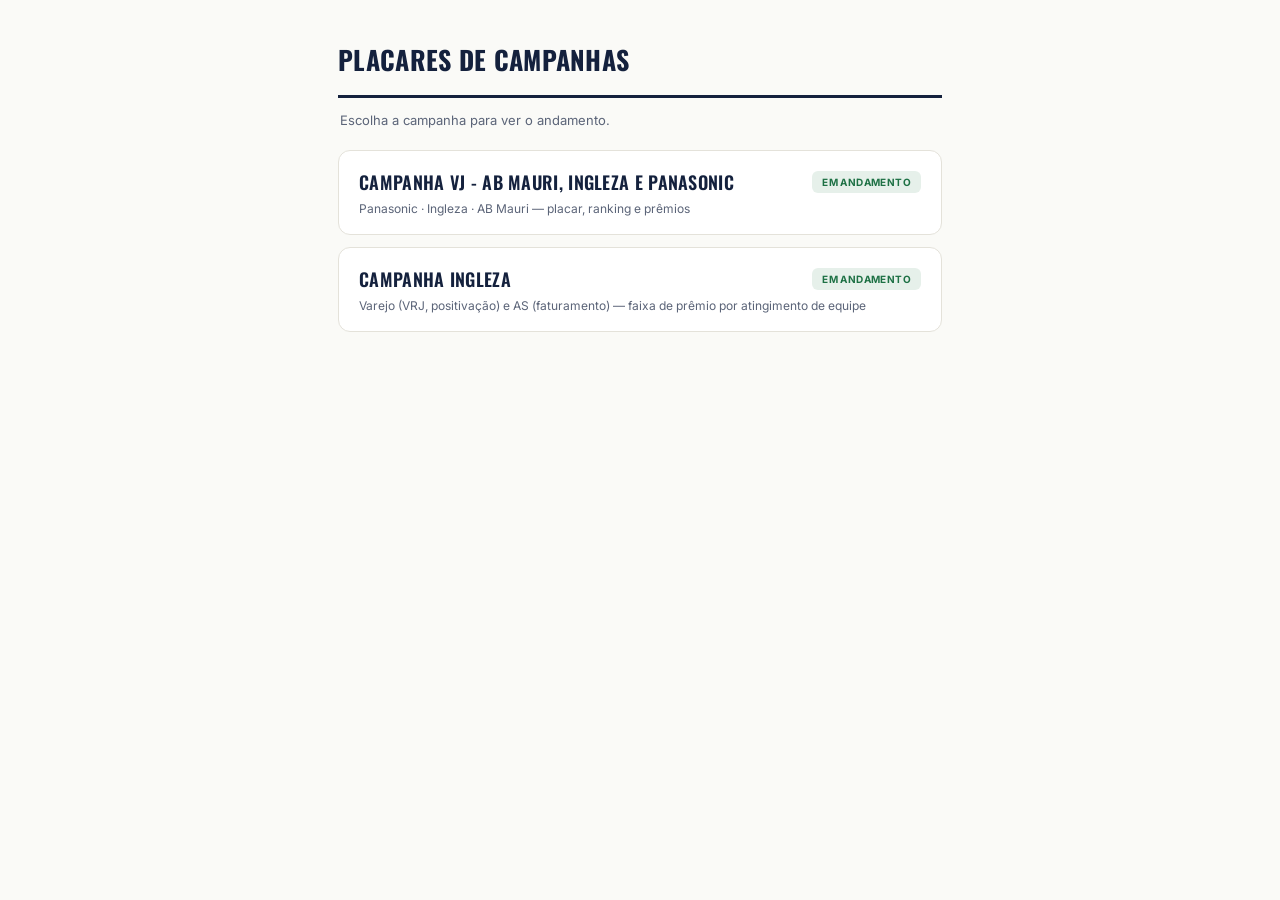
<file: index.html>
<!DOCTYPE html>
<html lang="pt-BR">
<head>
<meta charset="UTF-8">
<meta name="viewport" content="width=device-width, initial-scale=1.0">
<title>Placares de Campanhas</title>
<link rel="preconnect" href="https://fonts.googleapis.com">
<link href="https://fonts.googleapis.com/css2?family=Oswald:wght@500;600;700&family=Inter:wght@400;500;600;700;800&display=swap" rel="stylesheet">
<style>
  :root {
    --bg: #FAFAF7; --panel: #FFFFFF; --line: #E4E2DA; --ink: #14213D; --ink-soft: #5B6478;
  }
  * { box-sizing: border-box; }
  body {
    margin: 0; font-family: 'Inter', Arial, sans-serif; background: var(--bg); color: var(--ink);
    -webkit-font-smoothing: antialiased;
  }
  .wrap { max-width: 640px; margin: 0 auto; padding: 40px 18px 60px; }
  h1 {
    font-family: 'Oswald', sans-serif; font-weight: 700; font-size: 26px; margin: 0 0 6px;
    text-transform: uppercase; letter-spacing: .3px; border-bottom: 3px solid var(--ink); padding-bottom: 16px;
  }
  .sub { font-size: 13px; color: var(--ink-soft); margin: 14px 2px 22px; }
  .campanha {
    display: block; background: var(--panel); border: 1.5px solid var(--line); border-radius: 12px;
    padding: 18px 20px; margin-bottom: 12px; text-decoration: none; color: inherit;
  }
  .campanha-head { display: flex; align-items: center; gap: 10px; }
  .campanha.ativa { cursor: pointer; }
  .campanha.ativa:hover { border-color: var(--ink); }
  .campanha.em-breve { opacity: .55; cursor: default; }
  .nome { flex: 1; min-width: 0; font-family: 'Oswald', sans-serif; font-weight: 600; font-size: 18px; text-transform: uppercase; letter-spacing: .3px; }
  .desc { font-size: 12px; color: var(--ink-soft); margin-top: 6px; }
  .tag {
    flex-shrink: 0; font-size: 10px; font-weight: 700; text-transform: uppercase; letter-spacing: .4px;
    padding: 5px 10px; border-radius: 6px; white-space: nowrap;
  }
  .tag.ativa { background: #E6F0EA; color: #1E7145; }
  .tag.em-breve { background: #EEEDE7; color: var(--ink-soft); }
  .icon { font-size: 20px; color: var(--ink-soft); }
</style>
</head>
<body>
<div class="wrap">
  <h1>Placares de Campanhas</h1>
  <div class="sub">Escolha a campanha para ver o andamento.</div>

  <a class="campanha ativa" href="campanha-varejo/">
    <div class="campanha-head">
      <div class="nome">Campanha VJ - AB Mauri, Ingleza e Panasonic</div>
      <span class="tag ativa">Em andamento</span>
    </div>
    <div class="desc">Panasonic · Ingleza · AB Mauri — placar, ranking e prêmios</div>
  </a>

  <a class="campanha ativa" href="campanha-ingleza/">
    <div class="campanha-head">
      <div class="nome">Campanha Ingleza</div>
      <span class="tag ativa">Em andamento</span>
    </div>
    <div class="desc">Varejo (VRJ, positivação) e AS (faturamento) — faixa de prêmio por atingimento de equipe</div>
  </a>
</div>
</body>
</html>
</file>
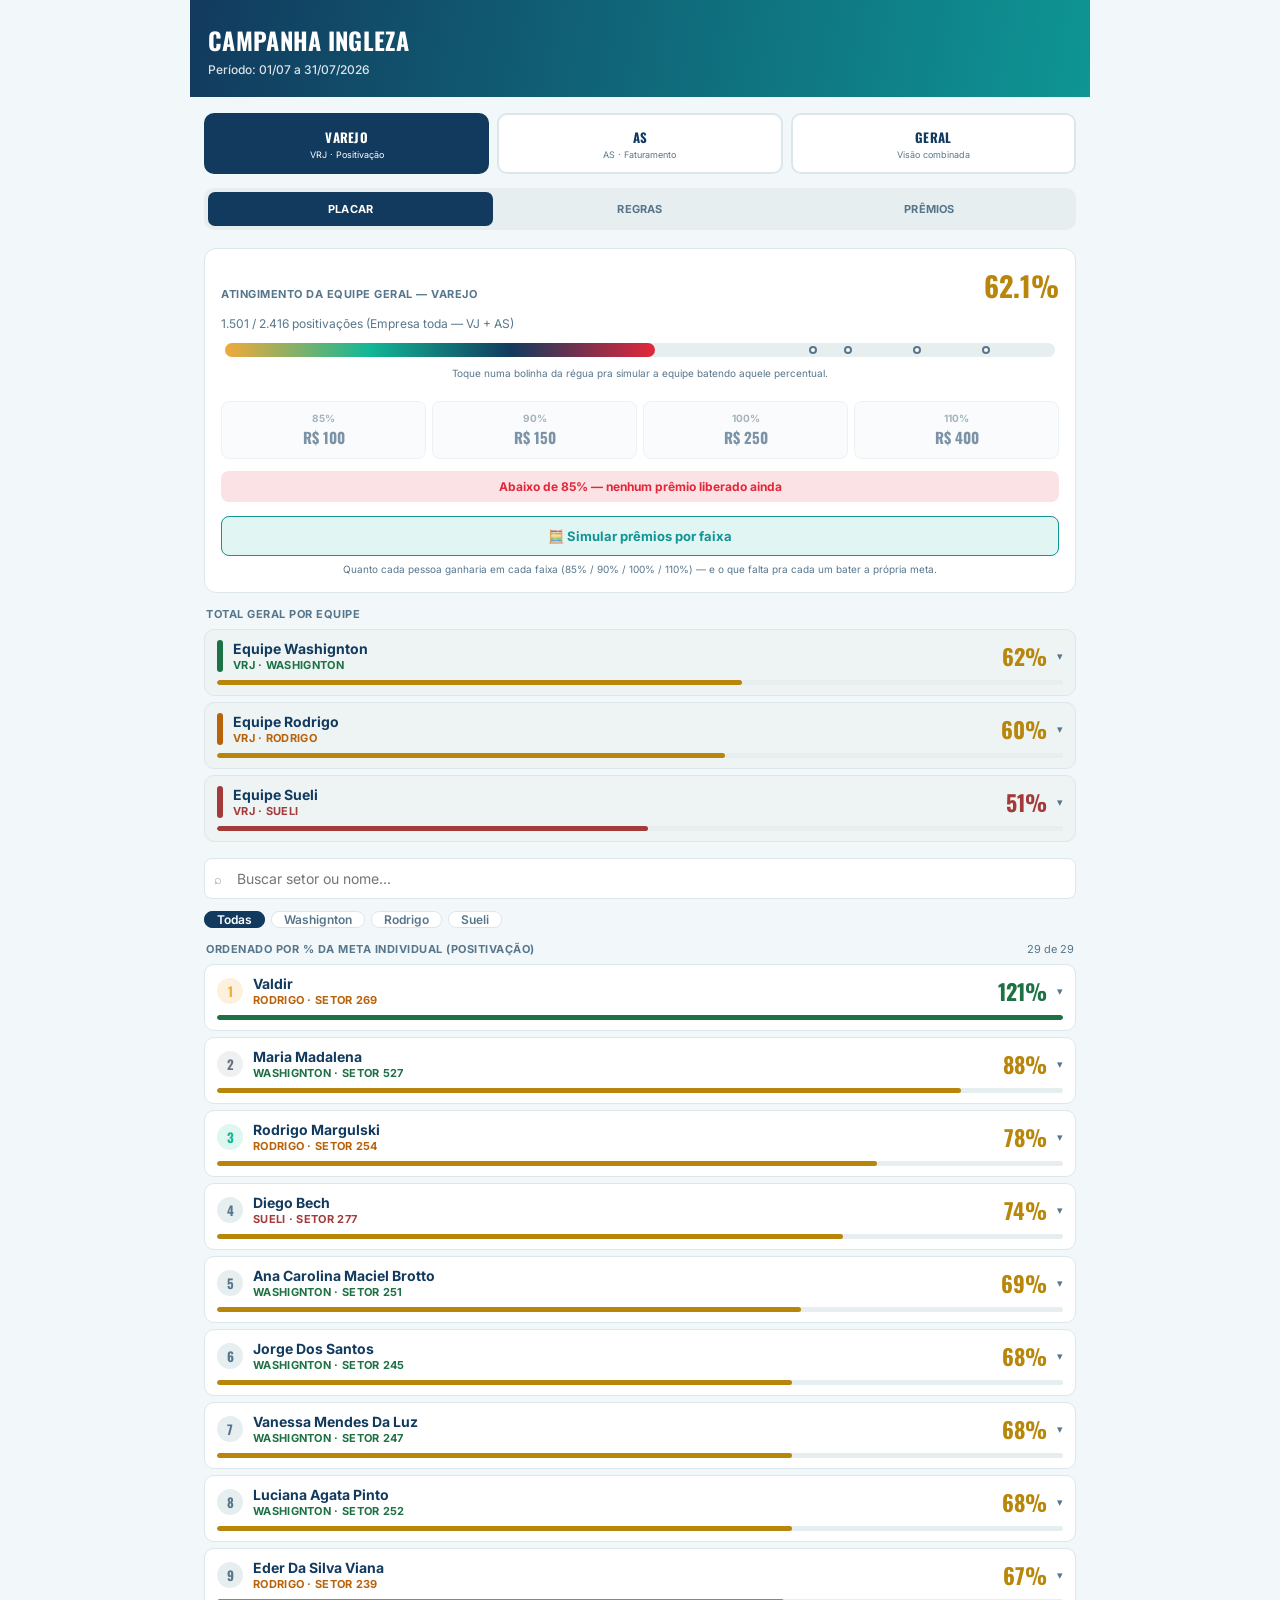
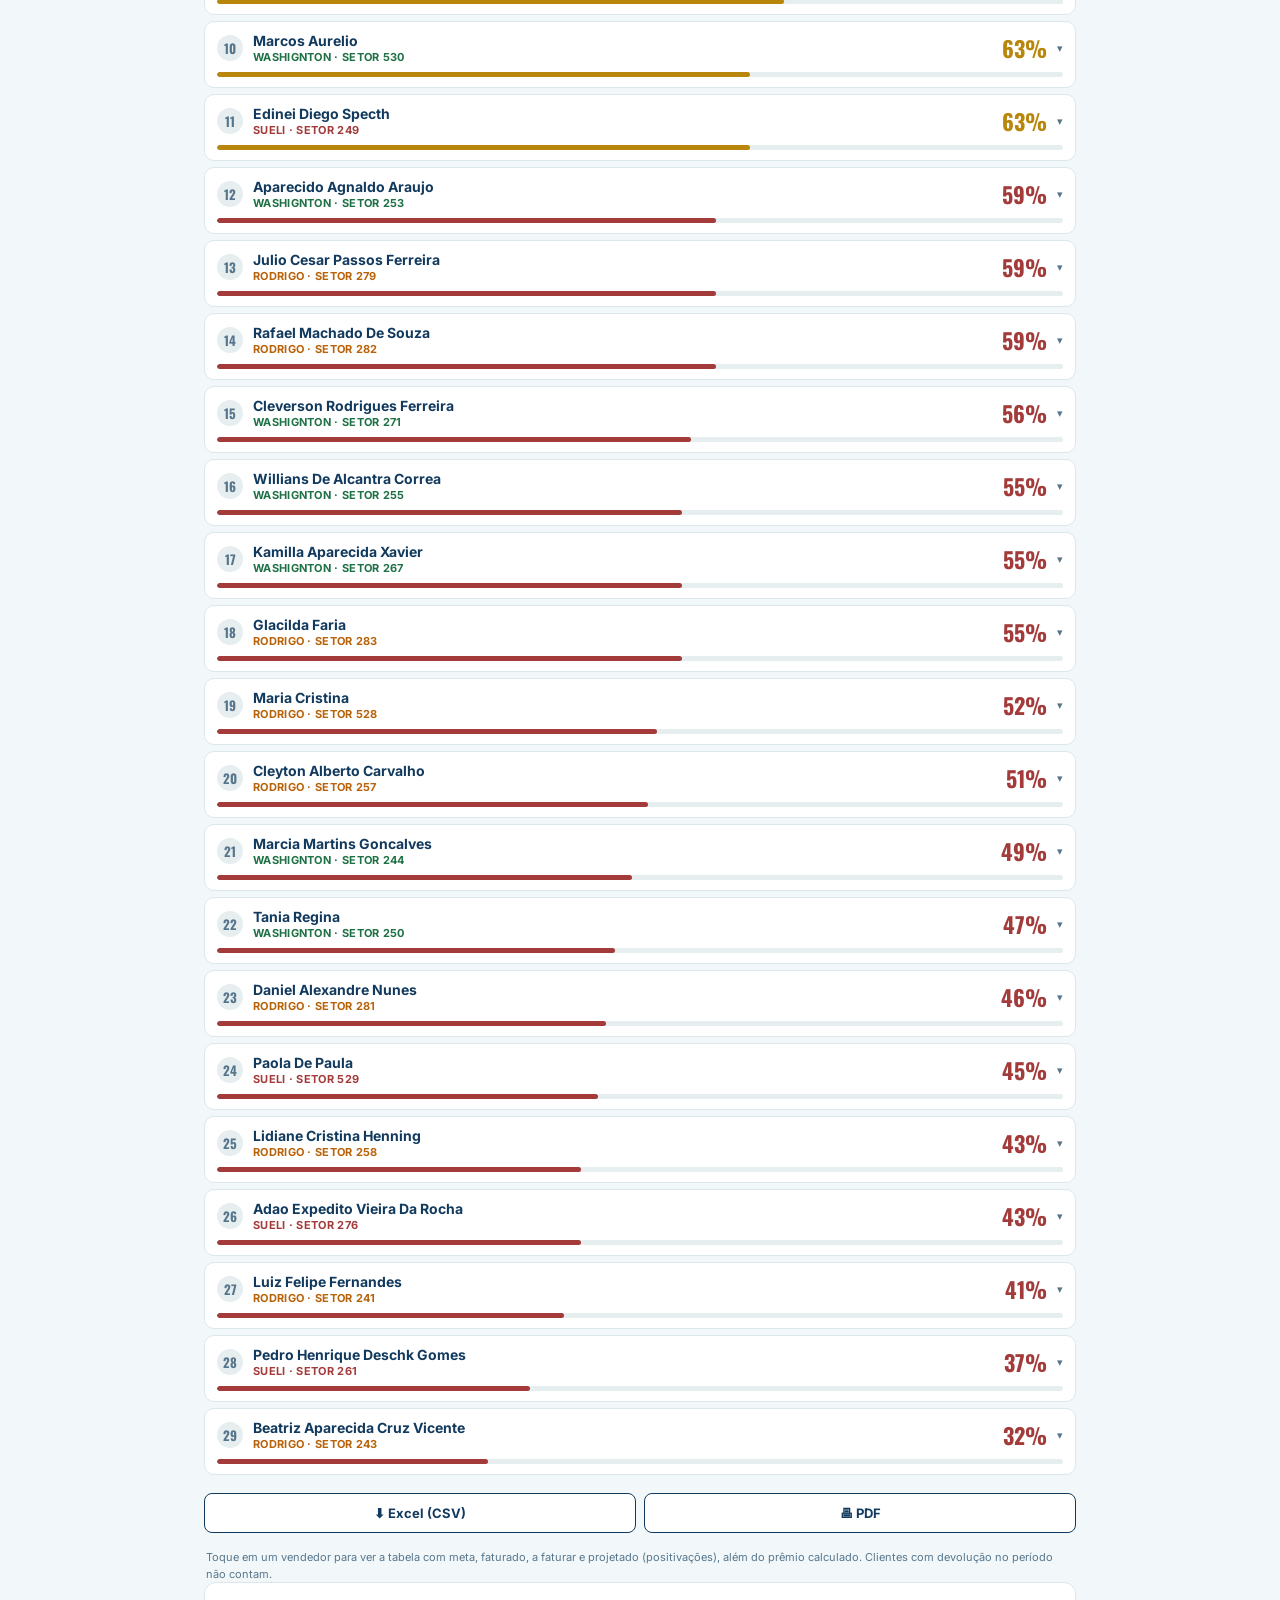
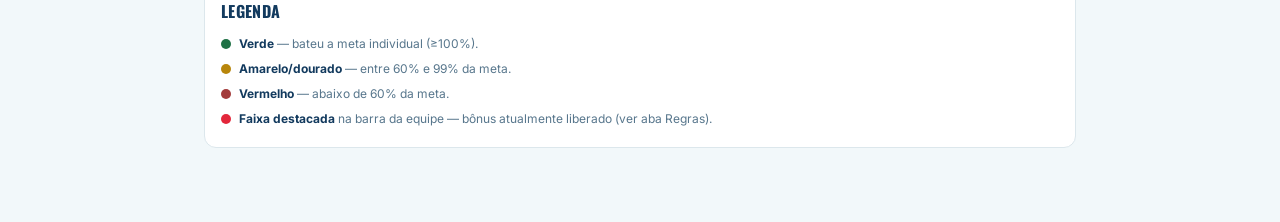
<file: campanha-ingleza/index.html>
<!DOCTYPE html>
<html lang="pt-BR">
<head>
<meta charset="UTF-8">
<meta name="viewport" content="width=device-width, initial-scale=1.0">
<title>Campanha Ingleza</title>
<link rel="preconnect" href="https://fonts.googleapis.com">
<link href="https://fonts.googleapis.com/css2?family=Oswald:wght@500;600;700&family=Inter:wght@400;500;600;700;800&display=swap" rel="stylesheet">
<link rel="stylesheet" href="style.css">
</head>
<body>
<div class="wrap">

  <div class="topbar">
    <h1>Campanha Ingleza</h1>
    <div class="periodo" id="periodoLabel"></div>
  </div>

  <div class="modo-switch no-print" id="modoSwitch"></div>

  <div class="secnav no-print" id="secNav"></div>

  <!-- ============ SECAO: PLACAR ============ -->
  <div class="section active" id="sec-placar">
    <div class="card gate-card" id="gateCard"></div>

    <div id="filialSection"></div>

    <div class="sort-row">
      <span class="sort-label">Total geral por equipe</span>
    </div>
    <div class="board" id="equipeBoard" style="margin-bottom:16px;"></div>

    <div class="filters no-print">
      <div class="search-box">
        <span class="search-icon">⌕</span>
        <input id="buscaInput" type="text" placeholder="Buscar setor ou nome...">
      </div>
    </div>
    <div class="filters no-print" style="margin-bottom:14px;">
      <div class="team-chips" id="teamChips" style="flex:1"></div>
    </div>

    <div class="sort-row">
      <span class="sort-label" id="sortLabel">Ordenado por % da meta individual</span>
      <span class="count-label" id="countLabel"></span>
    </div>

    <div class="board" id="board"></div>

    <div class="actions no-print">
      <button class="btn" onclick="exportCSV()">⬇ Excel (CSV)</button>
      <button class="btn" onclick="window.print()">🖶 PDF</button>
    </div>

    <div class="legend" id="legendText"></div>
    <div class="card legenda-card no-print" id="legendaCard"></div>
  </div>

  <!-- ============ SECAO: REGRAS ============ -->
  <div class="section" id="sec-regras">
    <div id="regrasContainer"></div>
  </div>

  <!-- ============ SECAO: PREMIOS ============ -->
  <div class="section" id="sec-premios">
    <div class="legend" id="premiosLegenda" style="margin:0 0 10px;"></div>
    <div class="geral-strip" id="premiosTotal"></div>
    <div class="sort-row" style="margin-top:14px;">
      <span class="sort-label">Ordenado por prêmio</span>
      <span class="count-label" id="premiosCount"></span>
    </div>
    <div class="board" id="premiosBoard"></div>
    <div class="actions no-print">
      <button class="btn" onclick="exportPremiosCSV()">⬇ Excel (CSV)</button>
      <button class="btn" onclick="window.print()">🖶 PDF</button>
    </div>
  </div>

</div>

<script src="script.js"></script>
</body>
</html>
</file>
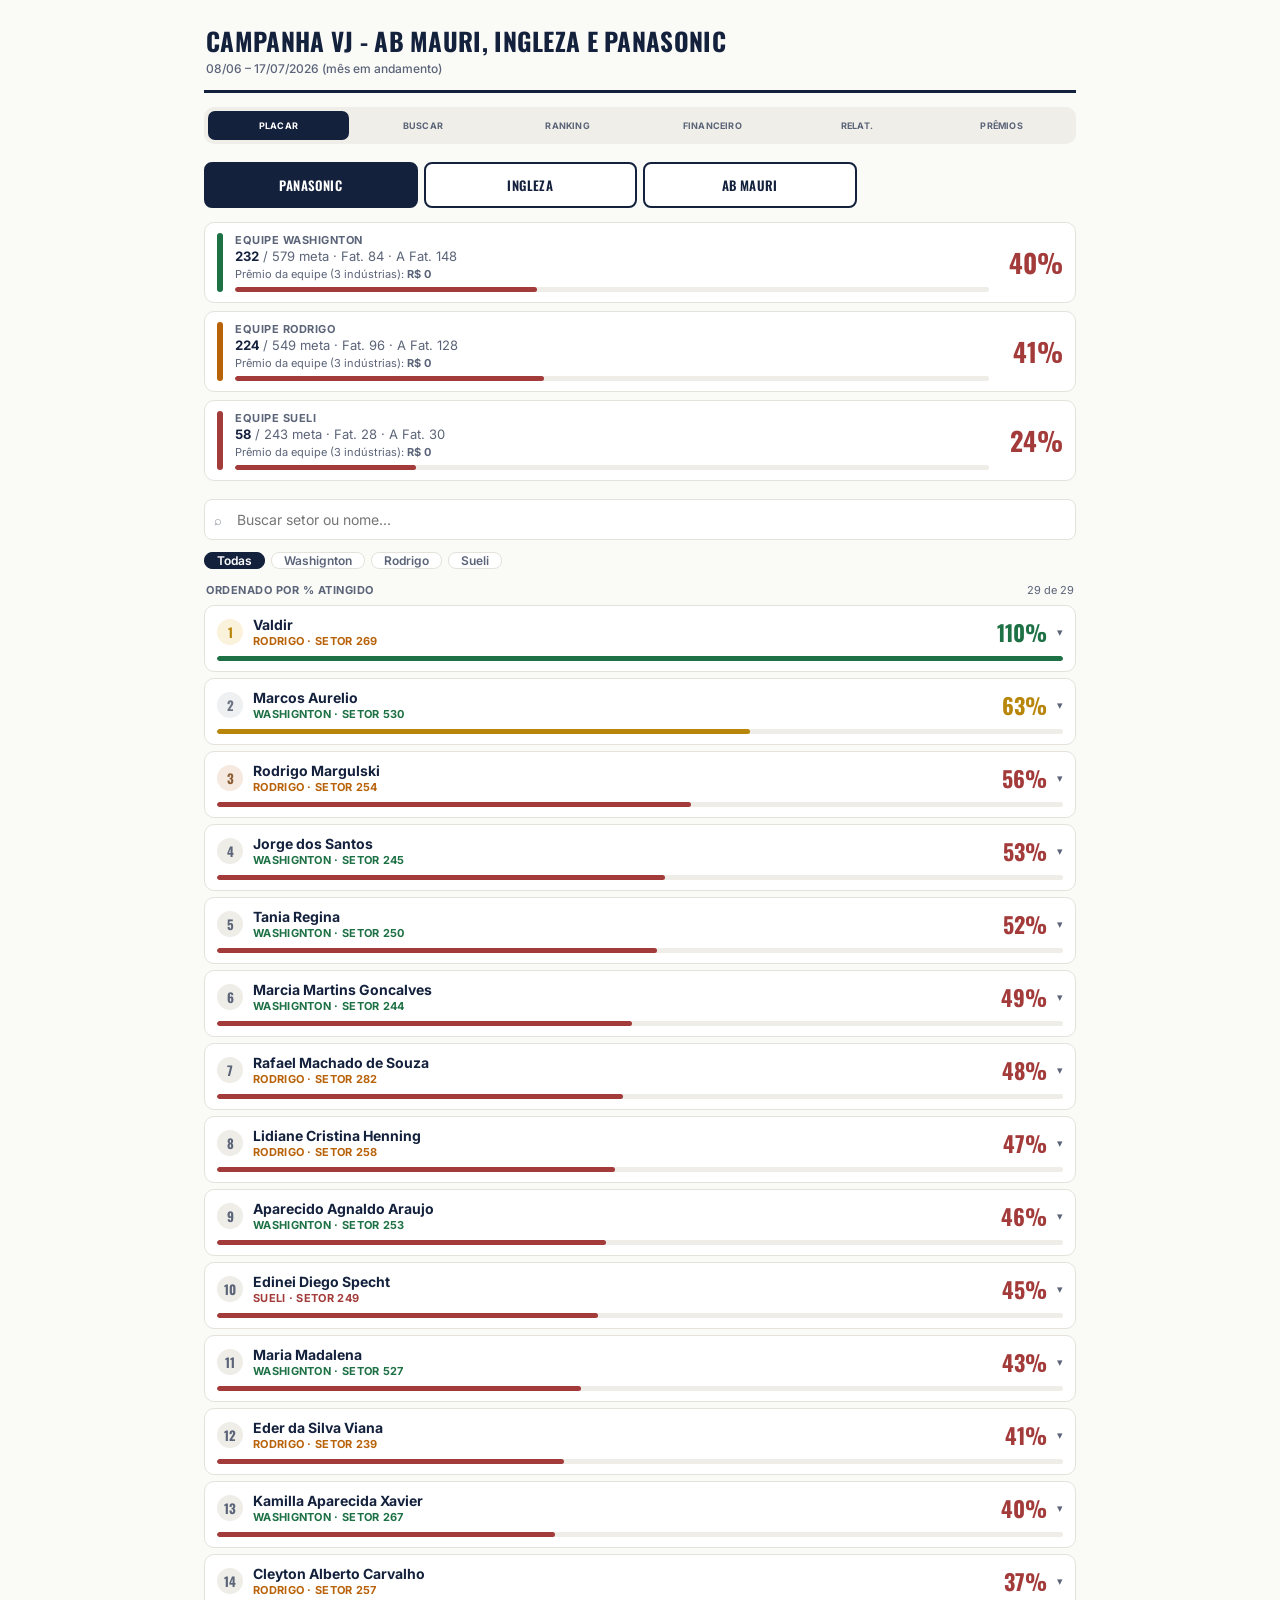
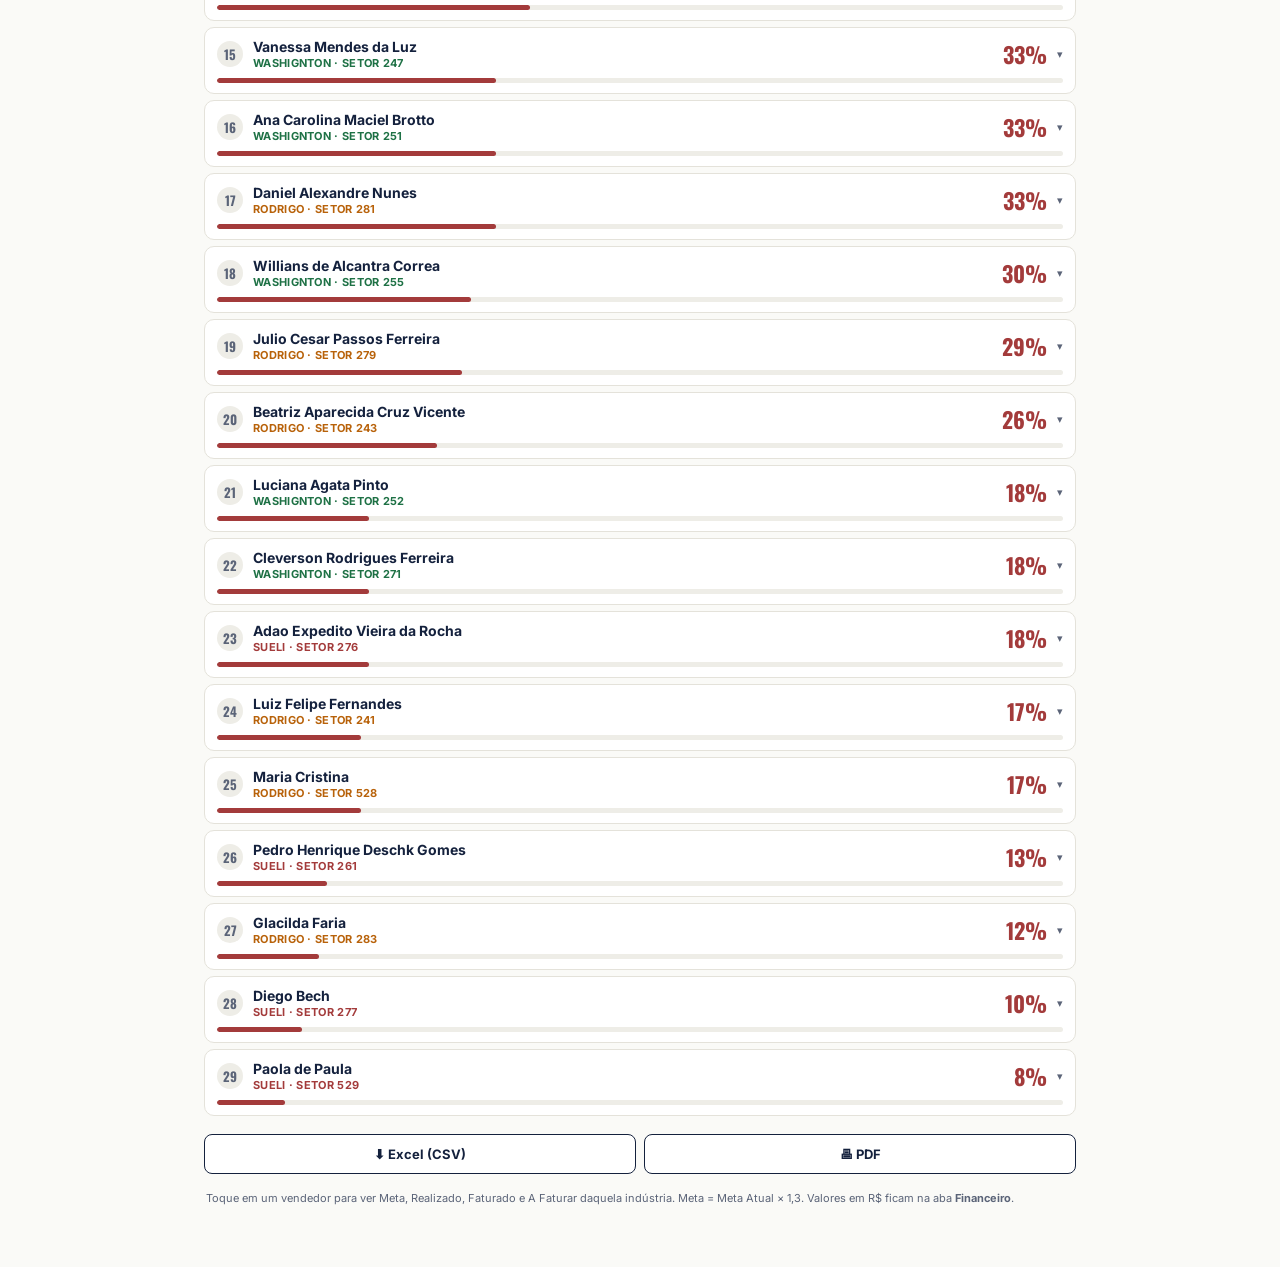
<file: campanha-varejo/index.html>
<!DOCTYPE html>
<html lang="pt-BR">
<head>
<meta charset="UTF-8">
<meta name="viewport" content="width=device-width, initial-scale=1.0">
<title>Placar Campanha VJ - AB Mauri, Ingleza e Panasonic</title>
<link rel="preconnect" href="https://fonts.googleapis.com">
<link href="https://fonts.googleapis.com/css2?family=Oswald:wght@500;600;700&family=Inter:wght@400;500;600;700;800&display=swap" rel="stylesheet">
<link rel="stylesheet" href="style.css">
</head>
<body>
<div class="wrap">

  <div class="topbar">
    <h1>Campanha VJ - AB Mauri, Ingleza e Panasonic</h1>
    <div class="periodo" id="periodoLabel"></div>
  </div>

  <div class="secnav no-print" id="secNav"></div>

  <!-- ============ SECAO: PLACAR ============ -->
  <div class="section active" id="sec-placar">
    <div class="tabs no-print" id="tabsContainer"></div>
    <div class="scoreboard" id="scoreboard"></div>

    <div class="filters no-print">
      <div class="search-box">
        <span class="search-icon">⌕</span>
        <input id="buscaInput" type="text" placeholder="Buscar setor ou nome...">
      </div>
    </div>
    <div class="filters no-print" style="margin-bottom:14px;">
      <div class="team-chips" id="teamChips" style="flex:1"></div>
    </div>

    <div class="sort-row">
      <span class="sort-label" id="sortLabel">Ordenado por % atingido</span>
      <span class="count-label" id="countLabel"></span>
    </div>

    <div class="board" id="board"></div>

    <div class="actions no-print">
      <button class="btn" onclick="exportCSV()">⬇ Excel (CSV)</button>
      <button class="btn" onclick="window.print()">🖶 PDF</button>
    </div>

    <div class="legend" id="legendText"></div>
  </div>

  <!-- ============ SECAO: BUSCAR ============ -->
  <div class="section" id="sec-buscar">
    <div class="card">
      <h2>Buscar vendedor</h2>
      <div class="field">
        <label>Setor</label>
        <select id="buscarSetor"></select>
      </div>
    </div>
    <div id="resultCard"></div>
  </div>

  <!-- ============ SECAO: RANKING ============ -->
  <div class="section" id="sec-ranking">
    <div class="tabs no-print" id="rankTabs"></div>
    <div class="sort-row">
      <span class="sort-label" id="rankLabel">Ranking — melhores posições</span>
      <span class="count-label" id="rankCount"></span>
    </div>
    <div class="board" id="rankBoard"></div>
    <div class="actions no-print">
      <button class="btn" onclick="exportRankingCSV()">⬇ Excel (CSV)</button>
      <button class="btn" onclick="window.print()">🖶 PDF do dia</button>
    </div>
    <div class="legend">Relatório para tirar no final do dia: mostra quem atingiu a maior posição dentro da meta, do 1º ao último, na indústria selecionada acima.</div>
  </div>

  <!-- ============ SECAO: FINANCEIRO ============ -->
  <div class="section" id="sec-financeiro">
    <div class="tabs no-print" id="finTabs"></div>
    <div class="legend" style="margin:0 0 10px;">Valores separados por indústria — não somados entre si.</div>
    <table class="report" id="finTable"></table>
    <div class="actions no-print">
      <button class="btn" onclick="exportFinanceiroCSV()">⬇ Excel (CSV)</button>
      <button class="btn" onclick="window.print()">🖶 PDF</button>
    </div>
  </div>

  <!-- ============ SECAO: RELATORIOS ============ -->
  <div class="section" id="sec-relatorios">
    <div class="legend" style="margin-top:0 0 10px;">Relatório individual de cada fornecedor — pronto para enviar a eles.</div>
    <div id="supplierButtons"></div>
    <div id="supplierReport"></div>
  </div>

  <!-- ============ SECAO: PREMIOS ============ -->
  <div class="section" id="sec-premios">
    <div class="legend" style="margin:0 0 10px;">
      Vendedor: R$ 100 por indústria batida (meta ≥ 100%) — batendo as 3, o prêmio sobe para R$ 500.<br>
      Supervisor: R$ 300 se a equipe bater as 3 indústrias.
    </div>
    <div class="geral-strip" id="premiosTotal"></div>
    <div class="sort-row" style="margin-top:14px;">
      <span class="sort-label">Ordenado por prêmio</span>
      <span class="count-label" id="premiosCount"></span>
    </div>
    <div class="board" id="premiosBoard"></div>
    <div class="actions no-print">
      <button class="btn" onclick="exportPremiosCSV()">⬇ Excel (CSV)</button>
      <button class="btn" onclick="window.print()">🖶 PDF</button>
    </div>
  </div>

</div>

<script src="script.js"></script>
</body>
</html>
</file>
<file: campanha-ingleza/style.css>
:root {
    --bg: #F2F8FA;
    --panel: #FFFFFF;
    --line: #DCE7EC;
    --ink: #123A5E;
    --ink-soft: #57768C;
    --teal: #0E9594;
    --teal-soft: #E1F5F3;
    --faixa85: #F2A93B;
    --faixa85-bg: #FDF1DD;
    --faixa90: #12B896;
    --faixa90-bg: #DEF7F0;
    --faixa100: #123A5E;
    --faixa100-bg: #E4EBF1;
    --faixa110: #E3273B;
    --faixa110-bg: #FBE2E4;
    --faixa95: #3B5BA5;
    --faixa95-bg: #E6EBF6;
    --wash: #1E7145;
    --rodrigo: #B8620A;
    --sueli: #A33B3B;
  }
  * { box-sizing: border-box; -webkit-tap-highlight-color: transparent; }
  html { -webkit-text-size-adjust: 100%; }
  body {
    margin: 0; font-family: 'Inter', Arial, sans-serif; background: var(--bg);
    color: var(--ink); -webkit-font-smoothing: antialiased;
  }
  .display { font-family: 'Oswald', 'Inter', sans-serif; }
  .num { font-variant-numeric: tabular-nums; }
  .wrap { max-width: 900px; margin: 0 auto; padding: 0 14px 60px; }

  /* ---- Header: faixa em gradiente, igual ao material da mecanica ---- */
  .topbar {
    margin: 0 -14px 16px; padding: 22px 18px 20px;
    background: linear-gradient(100deg, #123A5E 0%, #0E9594 100%);
    color: #fff;
  }
  .topbar h1 {
    font-family: 'Oswald', sans-serif; font-weight: 700; font-size: 24px; margin: 0;
    letter-spacing: 0.3px; text-transform: uppercase; color: #fff;
  }
  .topbar .periodo { font-size: 12px; color: rgba(255,255,255,.85); font-weight: 500; margin-top: 4px; }

  /* ---- Alternador Varejo / AS / Geral ---- */
  .modo-switch { display: grid; grid-template-columns: repeat(3, 1fr); gap: 8px; margin-bottom: 14px; }
  .modo-btn {
    padding: 12px 6px; border-radius: 10px; border: 2px solid var(--line); background: var(--panel);
    text-align: center; cursor: pointer;
  }
  .modo-btn .mn { font-family: 'Oswald', sans-serif; font-weight: 700; font-size: 13px; text-transform: uppercase; letter-spacing: .3px; color: var(--ink); }
  .modo-btn .md { font-size: 9px; color: var(--ink-soft); margin-top: 2px; }
  .modo-btn.active { border-color: var(--ink); background: var(--ink); }
  .modo-btn.active .mn, .modo-btn.active .md { color: #fff; }

  /* ---- Badge de campanha (usado no modo Geral pra distinguir VRJ/AS) ---- */
  .campanha-badge {
    display: inline-block; font-size: 9px; font-weight: 700; letter-spacing: .3px; padding: 2px 7px;
    border-radius: 5px; margin-right: 6px; vertical-align: middle;
  }
  .campanha-badge.varejo { background: var(--teal-soft); color: var(--teal); }
  .campanha-badge.as { background: var(--faixa95-bg); color: var(--faixa95); }

  /* ---- Section nav ---- */
  .secnav {
    display: grid; grid-template-columns: repeat(3, 1fr); gap: 4px; margin-bottom: 18px;
    background: #E7EEF0; padding: 4px; border-radius: 10px;
  }
  .secnav .item {
    font-size: 11px; font-weight: 700; text-align: center; padding: 10px 1px; border-radius: 7px;
    cursor: pointer; color: var(--ink-soft); text-transform: uppercase; letter-spacing: .2px;
  }
  .secnav .item.active { background: var(--ink); color: #fff; }
  .section { display: none; }
  .section.active { display: block; }

  /* ---- Gate / faixa da equipe ---- */
  .gate-card { padding: 18px 18px 14px; }
  .gate-head { display: flex; justify-content: space-between; align-items: baseline; margin-bottom: 10px; }
  .gate-title { font-size: 11px; text-transform: uppercase; letter-spacing: .5px; font-weight: 700; color: var(--ink-soft); }
  .gate-pct { font-family: 'Oswald', sans-serif; font-size: 28px; font-weight: 700; }
  .gate-nums { font-size: 12px; color: var(--ink-soft); margin-bottom: 12px; }
  .gate-track { position: relative; height: 14px; background: #E7EEF0; border-radius: 7px; overflow: visible; margin: 12px 4px 10px; }
  .gate-fill { position: absolute; left:0; top:0; height: 100%; border-radius: 7px; }
  .gate-marker {
    position: absolute; top: -8px; bottom: -8px; transform: translateX(-50%); text-align: center;
    cursor: pointer; padding: 8px 10px; display: flex; align-items: center;
  }
  .gate-marker .dot { width: 8px; height: 8px; border-radius: 50%; background: #fff; border: 2px solid var(--ink-soft); transition: all .12s ease; }
  .gate-marker.active .dot { border-color: var(--ink); background: var(--ink); width: 10px; height: 10px; }
  .gate-marker:hover .dot { border-color: var(--teal); transform: scale(1.25); }
  .gate-marker.selecionado .dot { border-color: var(--teal); background: var(--teal); width: 12px; height: 12px; box-shadow: 0 0 0 4px var(--teal-soft); }
  .gate-track-hint { font-size: 10px; color: var(--ink-soft); text-align: center; margin: 0 4px 14px; }

  /* ---- Popup da bolinha (simulacao de 1 patamar, separado por equipe) ---- */
  .marcador-pop {
    background: #F7F9FA; border: 1.5px solid var(--teal); border-radius: 12px; padding: 14px;
    margin: -6px 4px 14px;
  }
  .marcador-titulo { font-family: 'Oswald', sans-serif; font-size: 13px; font-weight: 700; text-transform: uppercase; letter-spacing: .3px; color: var(--ink); margin-bottom: 10px; }
  .marcador-status { font-size: 12px; line-height: 1.5; padding: 8px 10px; border-radius: 8px; background: var(--faixa110-bg); color: var(--faixa110); margin-bottom: 6px; }
  .marcador-status.ok { background: var(--teal-soft); color: var(--teal); }
  .marcador-status b { font-weight: 700; }
  .marcador-premio { font-size: 11px; line-height: 1.5; padding: 7px 10px; border-radius: 8px; background: #fff; border: 1px solid var(--line); color: var(--ink-soft); margin-bottom: 12px; }
  .marcador-premio b { color: var(--teal); font-weight: 700; }
  .marcador-premio.no b { color: var(--ink-soft); }

  .marcador-equipe { background: var(--panel); border: 1px solid var(--line); border-radius: 10px; padding: 10px; margin-bottom: 8px; }
  .marcador-equipe:last-child { margin-bottom: 0; }
  .marcador-equipe-head { display: flex; align-items: center; gap: 7px; font-size: 12px; font-weight: 700; color: var(--ink); margin-bottom: 6px; }
  .marcador-equipe-dot { width: 9px; height: 9px; border-radius: 50%; flex-shrink: 0; }
  .marcador-table-wrap { overflow-x: auto; -webkit-overflow-scrolling: touch; }
  table.marcador-table { width: 100%; border-collapse: collapse; }
  table.marcador-table th {
    font-size: 8px; text-transform: uppercase; letter-spacing: .2px; color: var(--ink-soft); font-weight: 700;
    padding: 4px 3px; text-align: center; border-bottom: 1.5px solid var(--line); white-space: nowrap;
  }
  table.marcador-table th.marcador-th-nome { text-align: left; }
  table.marcador-table td { padding: 7px 3px; text-align: center; border-bottom: 1px solid var(--line); }
  table.marcador-table tr:last-child td { border-bottom: none; }
  table.marcador-table td.marcador-nome { text-align: left; font-weight: 700; font-size: 12px; color: var(--ink); white-space: nowrap; }
  .marcador-nome-sub { display: block; font-weight: 500; font-size: 9px; color: var(--ink-soft); text-transform: uppercase; letter-spacing: .2px; margin-top: 1px; }
  td.marcador-meta { font-family: 'Oswald', sans-serif; font-weight: 700; font-size: 15px; color: var(--ink); }
  td.marcador-falta { font-family: 'Oswald', sans-serif; font-weight: 700; font-size: 13px; color: var(--faixa110); }
  td.marcador-falta.ok { color: var(--teal); font-size: 12px; text-transform: uppercase; letter-spacing: .2px; }
  td.marcador-premio-cel { font-size: 11px; font-weight: 600; color: var(--ink-soft); opacity: .7; }
  td.marcador-premio-cel.ok { color: var(--teal); opacity: 1; }
  tr.marcador-sup td.marcador-nome { color: var(--ink); }
  tr.marcador-sup { background: #F7F9FA; }

  /* ---- Simulador de faixas (botao "Simular premios por faixa") ---- */
  .gate-sim-toggle { margin-top: 14px; text-align: center; }
  .gate-sim-btn {
    width: 100%; padding: 11px; border-radius: 8px; border: 1.5px solid var(--teal); background: var(--teal-soft);
    color: var(--teal); font-size: 13px; font-weight: 700; cursor: pointer; font-family: 'Inter', sans-serif;
  }
  .gate-sim-btn:active { background: var(--teal); color: #fff; }
  .gate-sim-hint { font-size: 10px; color: var(--ink-soft); margin-top: 6px; line-height: 1.4; }
  .simulador { margin-top: 12px; }
  .sim-explicacao { font-size: 11px; color: var(--ink-soft); line-height: 1.5; background: #F7F9FA; border: 1px solid var(--line); border-radius: 8px; padding: 10px 12px; margin-bottom: 10px; }
  .sim-explicacao b { color: var(--ink); }
  .sim-table-wrap { overflow-x: auto; -webkit-overflow-scrolling: touch; }
  table.sim-table { width: 100%; border-collapse: collapse; font-size: 11px; min-width: 100%; }
  table.sim-table th { font-size: 9px; text-transform: uppercase; letter-spacing: .2px; color: var(--ink-soft); font-weight: 700; padding: 6px 4px; text-align: center; border-bottom: 2px solid var(--line); white-space: nowrap; }
  table.sim-table th.sim-th-nome { text-align: left; }
  table.sim-table .sim-th-pct { font-size: 10px; }
  table.sim-table .sim-th-valor { font-family: 'Oswald', sans-serif; font-size: 12px; color: var(--ink); margin-top: 2px; }
  table.sim-table td { padding: 8px 4px; text-align: center; border-bottom: 1px solid var(--line); vertical-align: top; }
  table.sim-table tr:last-child td { border-bottom: none; }
  table.sim-table td.sim-nome { text-align: left; font-weight: 700; font-size: 12px; color: var(--ink); }
  table.sim-table tr.sim-sup td.sim-nome { font-style: normal; }
  .sim-elegibilidade { font-size: 10px; font-weight: 500; color: var(--ink-soft); margin-top: 2px; line-height: 1.4; }
  .sim-tag { font-size: 9px; font-weight: 700; text-transform: uppercase; letter-spacing: .2px; padding: 1px 6px; border-radius: 5px; background: #E7EEF0; color: var(--ink-soft); }
  td.sim-ok { font-family: 'Oswald', sans-serif; font-weight: 700; font-size: 14px; color: var(--teal); }
  td.sim-no { font-family: 'Oswald', sans-serif; font-weight: 700; font-size: 14px; color: var(--ink-soft); opacity: .6; }
  .gate-faixas { display: grid; gap: 6px; margin-top: 22px; }
  .gate-faixa { text-align: center; padding: 10px 4px; border-radius: 8px; border: 1.5px solid var(--line); background: #F7F9FA; opacity: .55; }
  .gate-faixa.ativa { opacity: 1; box-shadow: 0 2px 6px rgba(0,0,0,.08); }
  .gate-faixa.f85.ativa { background: var(--faixa85-bg); border-color: var(--faixa85); }
  .gate-faixa.f90.ativa { background: var(--faixa90-bg); border-color: var(--faixa90); }
  .gate-faixa.f95.ativa { background: var(--faixa95-bg); border-color: var(--faixa95); }
  .gate-faixa.f100.ativa { background: var(--faixa100-bg); border-color: var(--faixa100); }
  .gate-faixa.f110.ativa { background: var(--faixa110-bg); border-color: var(--faixa110); }
  .gate-faixa .fn { font-size: 9px; font-weight: 700; text-transform: uppercase; letter-spacing: .3px; color: var(--ink-soft); display: block; margin-bottom: 2px; }
  .gate-faixa .fp { font-size: 10px; font-weight: 700; color: var(--ink-soft); text-transform: uppercase; }
  .gate-faixa .fv { font-family: 'Oswald', sans-serif; font-size: 15px; font-weight: 700; margin-top: 2px; }
  .gate-faixa.f85.ativa .fv { color: var(--faixa85); }
  .gate-faixa.f90.ativa .fv { color: var(--faixa90); }
  .gate-faixa.f95.ativa .fv { color: var(--faixa95); }
  .gate-faixa.f100.ativa .fv { color: var(--faixa100); }
  .gate-faixa.f110.ativa .fv { color: var(--faixa110); }
  .gate-status { margin-top: 12px; font-size: 12px; text-align: center; padding: 8px; border-radius: 8px; font-weight: 700; }
  .gate-status.abaixo { background: var(--faixa110-bg); color: var(--faixa110); }
  .gate-status.acima { background: var(--teal-soft); color: var(--teal); }

  /* ---- Regras da campanha ---- */
  .regra { display: flex; gap: 10px; padding: 10px 0; border-bottom: 1px dashed var(--line); }
  .regra:last-child { border-bottom: none; }
  .regra .ico { flex-shrink: 0; width: 22px; height: 22px; border-radius: 50%; background: var(--teal-soft); color: var(--teal); display: flex; align-items: center; justify-content: center; font-size: 12px; font-weight: 700; }
  .regra .txt { font-size: 13px; line-height: 1.5; color: var(--ink-soft); }
  .regra .txt b { color: var(--ink); }
  .lideranca-box { background: var(--teal-soft); border: 1px solid var(--teal); border-radius: 8px; padding: 12px 14px; margin-top: 6px; font-size: 13px; color: var(--ink); font-weight: 700; }

  /* ---- Filters ---- */
  .filters { display: flex; gap: 8px; margin-bottom: 12px; }
  .search-box { position: relative; flex: 1; }
  .search-box input, select {
    width: 100%; padding: 11px 12px 11px 12px; border-radius: 8px; border: 1.5px solid var(--line);
    background: var(--panel); font-size: 14px; color: var(--ink); font-family: 'Inter', sans-serif;
  }
  .search-box input { padding-left: 32px; }
  .search-box input:focus, select:focus { outline: 2px solid var(--ink); outline-offset: 1px; }
  .search-icon { position: absolute; left: 10px; top: 50%; transform: translateY(-50%); font-size: 13px; opacity: .5; }
  .team-chips { display: flex; gap: 6px; }
  .chip {
    padding: 0 12px; border-radius: 8px; border: 1.5px solid var(--line); background: var(--panel);
    font-size: 12px; font-weight: 600; color: var(--ink-soft); cursor: pointer; display: flex; align-items: center;
  }
  .chip.active { border-color: var(--ink); background: var(--ink); color: #fff; }

  .sort-row { display: flex; justify-content: space-between; align-items: center; margin-bottom: 8px; padding: 0 2px; }
  .sort-label { font-size: 11px; text-transform: uppercase; letter-spacing: .5px; color: var(--ink-soft); font-weight: 700; }
  .count-label { font-size: 11px; color: var(--ink-soft); }

  /* ---- Vendor rows ---- */
  .board { display: flex; flex-direction: column; gap: 6px; }
  .vrow { background: var(--panel); border: 1px solid var(--line); border-radius: 10px; padding: 10px 12px; cursor: pointer; }
  .vrow.sup { background: #EEF3F4; border-style: dashed; }
  .vrow.equipe-row { border-style: solid; border-width: 1.5px; }
  .equipe-flag { width: 6px; align-self: stretch; border-radius: 4px; flex-shrink: 0; }
  .cruzado-linha { font-size: 10px; color: var(--ink-soft); margin-top: 3px; }
  .cruzado-linha b { color: var(--ink); }

  /* ---- Geral por filial ---- */
  .filial-grid { display: grid; grid-template-columns: repeat(3, 1fr); gap: 8px; margin-bottom: 16px; }
  .filial-card { background: var(--panel); border: 1.5px solid var(--line); border-radius: 10px; padding: 10px 6px; text-align: center; }
  .filial-nome { font-size: 10px; font-weight: 700; text-transform: uppercase; letter-spacing: .2px; color: var(--ink-soft); margin-bottom: 6px; }
  .filial-stat { display: flex; flex-direction: column; margin-bottom: 4px; }
  .filial-stat .fk { font-size: 8px; color: var(--ink-soft); text-transform: uppercase; letter-spacing: .2px; }
  .filial-stat .fv { font-family: 'Oswald', sans-serif; font-weight: 700; font-size: 12px; color: var(--ink); margin-top: 1px; }
  .filial-stat .fm { font-size: 8px; color: var(--ink-soft); margin-top: 1px; }
  .filial-stat { margin-bottom: 8px; }
  .vrow-top { display: flex; align-items: center; gap: 10px; }
  .pos-badge {
    font-family: 'Oswald', sans-serif; font-weight: 700; font-size: 13px; width: 26px; height: 26px;
    border-radius: 50%; display: flex; align-items: center; justify-content: center; flex-shrink: 0;
    background: #E7EEF0; color: var(--ink-soft);
  }
  .pos-badge.gold { background: var(--faixa85-bg); color: var(--faixa85); }
  .pos-badge.silver { background: #EEF0F2; color: #6B7280; }
  .pos-badge.bronze { background: var(--faixa90-bg); color: var(--faixa90); }
  .vname { flex: 1; min-width: 0; }
  .vname .n { font-weight: 700; font-size: 14px; color: var(--ink); white-space: nowrap; overflow: hidden; text-overflow: ellipsis; }
  .vname .t { font-size: 11px; font-weight: 700; text-transform: uppercase; letter-spacing: .3px; margin-top: 1px; }
  .vpct { font-family: 'Oswald', sans-serif; font-weight: 700; font-size: 22px; text-align: right; min-width: 58px; }
  .vtrack { height: 5px; background: #E7EEF0; border-radius: 3px; margin-top: 8px; overflow: hidden; }
  .vfill { height: 100%; border-radius: 3px; }
  .vdetail { display: none; margin-top: 10px; padding-top: 10px; border-top: 1px dashed var(--line); }
  .vrow.open .vdetail { display: block; }
  .vrow.open .chevron { transform: rotate(180deg); }
  table.vtable { width: 100%; border-collapse: collapse; font-size: 11px; }
  table.vtable th {
    font-size: 9px; text-transform: uppercase; letter-spacing: .2px; color: var(--ink-soft);
    font-weight: 700; padding: 4px 2px; text-align: center; border-bottom: 2px solid var(--line);
  }
  table.vtable td { padding: 7px 2px; text-align: center; font-family: 'Oswald', sans-serif; font-weight: 600; font-size: 14px; }
  .premio-full { margin-top: 8px; padding-top: 8px; border-top: 1px dashed var(--line); display: flex; justify-content: space-between; align-items: center; }
  .premio-full .k { font-size: 11px; color: var(--ink-soft); max-width: 70%; line-height: 1.4; }
  .premio-full .v { font-family: 'Oswald', sans-serif; font-size: 18px; font-weight: 700; }
  .chevron { font-size: 11px; color: var(--ink-soft); transition: transform .15s ease; flex-shrink: 0; }
  .empty { text-align: center; padding: 30px 10px; color: var(--ink-soft); font-size: 13px; }

  /* ---- Premios ---- */
  .premio-marks { display: flex; gap: 8px; margin-top: 8px; flex-wrap: wrap; }
  .premio-ind { font-size: 10px; font-weight: 700; padding: 3px 8px; border-radius: 6px; background: #E7EEF0; color: var(--ink-soft); }
  .premio-ind.ok { background: var(--teal-soft); color: var(--teal); }

  .actions { display: flex; gap: 8px; margin: 18px 0 4px; }
  .btn {
    flex: 1; display: flex; align-items: center; justify-content: center; gap: 6px; padding: 11px;
    border-radius: 8px; border: 1.5px solid var(--ink); background: var(--panel); color: var(--ink);
    font-size: 13px; font-weight: 700; cursor: pointer; font-family: 'Inter', sans-serif;
  }
  .btn:active { background: var(--ink); color: #fff; }
  .btn.wide { flex: none; width: 100%; }
  .btn.primary { background: var(--ink); color: #fff; }

  .legend { margin-top: 16px; font-size: 11px; color: var(--ink-soft); line-height: 1.5; padding: 0 2px; }
  .card {
    background: var(--panel); border: 1px solid var(--line); border-radius: 12px; padding: 16px; margin-bottom: 14px;
  }
  .card h2 { font-family: 'Oswald', sans-serif; font-size: 16px; text-transform: uppercase; letter-spacing: .3px; margin: 0 0 12px; color: var(--ink); }

  .geral-strip {
    display: flex; justify-content: space-between; background: var(--teal-soft); border: 1px solid var(--teal);
    border-radius: 8px; padding: 10px 14px; margin-top: 14px; font-size: 12px;
  }
  .geral-strip b { font-family: 'Oswald', sans-serif; font-size: 15px; display: block; color: var(--ink); }

  /* ---- Resumo executivo do modo Geral ---- */
  .geral-resumo { display: grid; grid-template-columns: repeat(2, 1fr); gap: 10px; margin-bottom: 10px; }
  .geral-mini { background: var(--panel); border: 1.5px solid var(--line); border-radius: 12px; padding: 14px; }
  .geral-mini .gm-head { display: flex; justify-content: space-between; align-items: center; margin-bottom: 6px; }
  .geral-mini .gm-nome { font-size: 11px; font-weight: 700; text-transform: uppercase; letter-spacing: .3px; color: var(--ink-soft); }
  .geral-mini .gm-pct { font-family: 'Oswald', sans-serif; font-size: 22px; font-weight: 700; }
  .geral-mini .gm-nums { font-size: 11px; color: var(--ink-soft); margin-bottom: 8px; }
  .geral-mini .gm-track { height: 8px; background: #E7EEF0; border-radius: 4px; overflow: hidden; }
  .geral-mini .gm-fill { height: 100%; border-radius: 4px; }
  .geral-mini .gm-status { margin-top: 8px; font-size: 10px; font-weight: 700; text-align: center; padding: 5px; border-radius: 6px; }

  /* ---- Legenda ---- */
  .legenda-card h2 { margin-bottom: 8px; }
  .legenda-item { display: flex; align-items: center; gap: 8px; padding: 5px 0; font-size: 12px; color: var(--ink-soft); }
  .legenda-dot { width: 10px; height: 10px; border-radius: 50%; flex-shrink: 0; }
  .legenda-item b { color: var(--ink); }

  @media print {
    .no-print { display: none !important; }
    .section { display: none !important; }
    .section.print-active { display: block !important; }
    .vdetail { display: grid !important; }
  }
</file>
<file: campanha-varejo/style.css>
:root {
    --bg: #FAFAF7;
    --panel: #FFFFFF;
    --line: #E4E2DA;
    --ink: #14213D;
    --ink-soft: #5B6478;
    --green: #1E7145;
    --green-soft: #E6F0EA;
    --gold: #B8860B;
    --gold-bg: #FBF2DC;
    --silver-bg: #EEF0F2;
    --bronze-bg: #F5E9E0;
    --wash: #1E7145;
    --rodrigo: #B8620A;
    --sueli: #A33B3B;
  }
  * { box-sizing: border-box; -webkit-tap-highlight-color: transparent; }
  html { -webkit-text-size-adjust: 100%; }
  body {
    margin: 0; font-family: 'Inter', Arial, sans-serif; background: var(--bg);
    color: var(--ink); -webkit-font-smoothing: antialiased;
  }
  .display { font-family: 'Oswald', 'Inter', sans-serif; }
  .num { font-variant-numeric: tabular-nums; }
  .wrap { max-width: 900px; margin: 0 auto; padding: 16px 14px 60px; }

  /* ---- Header ---- */
  .topbar { padding: 6px 2px 14px; border-bottom: 3px solid var(--ink); margin-bottom: 14px; }
  .topbar h1 {
    font-family: 'Oswald', sans-serif; font-weight: 700; font-size: 25px; margin: 0;
    letter-spacing: 0.3px; text-transform: uppercase; color: var(--ink);
  }
  .topbar .periodo { font-size: 12px; color: var(--ink-soft); font-weight: 500; margin-top: 2px; }

  /* ---- Section nav (Placar / Buscar / Ranking / Relatorios) ---- */
  .secnav {
    display: grid; grid-template-columns: repeat(6, 1fr); gap: 4px; margin-bottom: 18px;
    background: #EFEEE8; padding: 4px; border-radius: 10px;
  }
  .secnav .item {
    font-size: 9px; font-weight: 700; text-align: center; padding: 9px 1px; border-radius: 7px;
    cursor: pointer; color: var(--ink-soft); text-transform: uppercase; letter-spacing: .2px;
  }
  .secnav .item.active { background: var(--ink); color: #fff; }
  .section { display: none; }
  .section.active { display: block; }

  /* ---- Industry tabs ---- */
  .tabs { display: grid; grid-template-columns: repeat(4, 1fr); gap: 6px; margin-bottom: 14px; }
  .tab {
    font-family: 'Oswald', sans-serif; font-weight: 600; font-size: 13px; text-transform: uppercase;
    letter-spacing: 0.4px; text-align: center; padding: 11px 4px; border-radius: 8px;
    border: 2px solid var(--ink); background: var(--panel); color: var(--ink); cursor: pointer;
  }
  .tab.active { background: var(--ink); color: #fff; }
  .tab small { display: block; font-family: 'Inter', sans-serif; font-weight: 400; font-size: 9px; text-transform: none; opacity: .7; margin-top: 1px; }

  /* ---- Team scoreboard strip ---- */
  .scoreboard { display: flex; flex-direction: column; gap: 8px; margin-bottom: 18px; }
  .score-row { display: flex; align-items: center; background: var(--panel); border: 1px solid var(--line); border-radius: 10px; padding: 10px 12px; gap: 12px; }
  .score-flag { width: 6px; align-self: stretch; border-radius: 4px; flex-shrink: 0; }
  .score-info { flex: 1; min-width: 0; }
  .score-team { font-size: 11px; text-transform: uppercase; letter-spacing: .5px; font-weight: 700; color: var(--ink-soft); }
  .score-nums { font-size: 13px; color: var(--ink-soft); margin-top: 1px; }
  .score-nums b { color: var(--ink); }
  .score-premio { font-size: 11px; color: var(--ink-soft); margin-top: 3px; }
  .score-pct { font-family: 'Oswald', sans-serif; font-size: 26px; font-weight: 700; min-width: 62px; text-align: right; }
  .score-track { height: 5px; background: #EEEDE7; border-radius: 3px; margin-top: 6px; overflow: hidden; }
  .score-fill { height: 100%; border-radius: 3px; }

  /* ---- Filters ---- */
  .filters { display: flex; gap: 8px; margin-bottom: 12px; }
  .search-box { position: relative; flex: 1; }
  .search-box input, select {
    width: 100%; padding: 11px 12px 11px 12px; border-radius: 8px; border: 1.5px solid var(--line);
    background: var(--panel); font-size: 14px; color: var(--ink); font-family: 'Inter', sans-serif;
  }
  .search-box input { padding-left: 32px; }
  .search-box input:focus, select:focus { outline: 2px solid var(--ink); outline-offset: 1px; }
  .search-icon { position: absolute; left: 10px; top: 50%; transform: translateY(-50%); font-size: 13px; opacity: .5; }
  .team-chips { display: flex; gap: 6px; }
  .chip {
    padding: 0 12px; border-radius: 8px; border: 1.5px solid var(--line); background: var(--panel);
    font-size: 12px; font-weight: 600; color: var(--ink-soft); cursor: pointer; display: flex; align-items: center;
  }
  .chip.active { border-color: var(--ink); background: var(--ink); color: #fff; }

  .sort-row { display: flex; justify-content: space-between; align-items: center; margin-bottom: 8px; padding: 0 2px; }
  .sort-label { font-size: 11px; text-transform: uppercase; letter-spacing: .5px; color: var(--ink-soft); font-weight: 700; }
  .count-label { font-size: 11px; color: var(--ink-soft); }

  /* ---- Vendor rows ---- */
  .board { display: flex; flex-direction: column; gap: 6px; }
  .vrow { background: var(--panel); border: 1px solid var(--line); border-radius: 10px; padding: 10px 12px; cursor: pointer; }
  .vrow.sup { background: #F4F4F1; border-style: dashed; }
  .vrow-top { display: flex; align-items: center; gap: 10px; }
  .pos-badge {
    font-family: 'Oswald', sans-serif; font-weight: 700; font-size: 13px; width: 26px; height: 26px;
    border-radius: 50%; display: flex; align-items: center; justify-content: center; flex-shrink: 0;
    background: #EEEDE7; color: var(--ink-soft);
  }
  .pos-badge.gold { background: var(--gold-bg); color: var(--gold); }
  .pos-badge.silver { background: var(--silver-bg); color: #6B7280; }
  .pos-badge.bronze { background: var(--bronze-bg); color: #8B5E34; }
  .vname { flex: 1; min-width: 0; }
  .vname .n { font-weight: 700; font-size: 14px; color: var(--ink); white-space: nowrap; overflow: hidden; text-overflow: ellipsis; }
  .vname .t { font-size: 11px; font-weight: 700; text-transform: uppercase; letter-spacing: .3px; margin-top: 1px; }
  .vpct { font-family: 'Oswald', sans-serif; font-weight: 700; font-size: 22px; text-align: right; min-width: 58px; }
  .vtrack { height: 5px; background: #EEEDE7; border-radius: 3px; margin-top: 8px; overflow: hidden; }
  .vfill { height: 100%; border-radius: 3px; }
  .vdetail { display: none; margin-top: 10px; padding-top: 10px; border-top: 1px dashed var(--line); grid-template-columns: repeat(4, 1fr); gap: 6px; text-align: center; }
  .vrow.open .vdetail { display: grid; }
  .vrow.open .chevron { transform: rotate(180deg); }
  .vdetail .k { font-size: 10px; text-transform: uppercase; letter-spacing: .3px; color: var(--ink-soft); font-weight: 700; }
  .vdetail .v { font-family: 'Oswald', sans-serif; font-size: 17px; font-weight: 600; margin-top: 2px; }
  .premio-full { grid-column: 1 / -1; margin-top: 4px; padding-top: 8px; border-top: 1px dashed var(--line); }

  /* ---- Premios ---- */
  .premio-marks { display: flex; gap: 8px; margin-top: 8px; flex-wrap: wrap; }
  .premio-ind { font-size: 10px; font-weight: 700; padding: 3px 8px; border-radius: 6px; background: #EEEDE7; color: var(--ink-soft); }
  .premio-ind.ok { background: var(--green-soft); color: var(--green); }
  .chevron { font-size: 11px; color: var(--ink-soft); transition: transform .15s ease; flex-shrink: 0; }
  .empty { text-align: center; padding: 30px 10px; color: var(--ink-soft); font-size: 13px; }

  .actions { display: flex; gap: 8px; margin: 18px 0 4px; }
  .btn {
    flex: 1; display: flex; align-items: center; justify-content: center; gap: 6px; padding: 11px;
    border-radius: 8px; border: 1.5px solid var(--ink); background: var(--panel); color: var(--ink);
    font-size: 13px; font-weight: 700; cursor: pointer; font-family: 'Inter', sans-serif;
  }
  .btn:active { background: var(--ink); color: #fff; }
  .btn.wide { flex: none; width: 100%; }
  .btn.primary { background: var(--ink); color: #fff; }

  .legend { margin-top: 16px; font-size: 11px; color: var(--ink-soft); line-height: 1.5; padding: 0 2px; }
  .card {
    background: var(--panel); border: 1px solid var(--line); border-radius: 12px; padding: 16px; margin-bottom: 14px;
  }
  .card h2 { font-family: 'Oswald', sans-serif; font-size: 16px; text-transform: uppercase; letter-spacing: .3px; margin: 0 0 12px; }
  .field { margin-bottom: 12px; }
  .field label { display: block; font-size: 11px; font-weight: 700; text-transform: uppercase; letter-spacing: .3px; color: var(--ink-soft); margin-bottom: 4px; }

  .result-card { background: var(--panel); border: 1.5px solid var(--ink); border-radius: 12px; padding: 16px; margin-top: 4px; }
  .result-card .rname { font-family: 'Oswald', sans-serif; font-size: 18px; font-weight: 700; }
  .result-card .rteam { font-size: 12px; color: var(--ink-soft); margin-bottom: 12px; font-weight: 600; }
  .result-grid { display: grid; grid-template-columns: repeat(3, 1fr); gap: 10px; text-align: center; }
  .result-grid .k { font-size: 10px; text-transform: uppercase; color: var(--ink-soft); font-weight: 700; letter-spacing: .3px; }
  .result-grid .v { font-family: 'Oswald', sans-serif; font-size: 22px; font-weight: 700; margin-top: 2px; }

  /* tabela comparativa das 3 industrias lado a lado */
  table.compare { width: 100%; border-collapse: collapse; font-size: 11px; }
  table.compare th {
    font-size: 9px; text-transform: uppercase; letter-spacing: .2px; color: var(--ink-soft);
    font-weight: 700; padding: 5px 2px; text-align: center; border-bottom: 2px solid var(--ink);
  }
  table.compare th:first-child { text-align: left; }
  table.compare td { padding: 8px 2px; text-align: center; border-bottom: 1px solid var(--line); }
  table.compare td:first-child { text-align: left; }
  table.compare .ind-name { font-family: 'Oswald', sans-serif; font-weight: 600; font-size: 12px; }
  table.compare .big-num { font-family: 'Oswald', sans-serif; font-weight: 700; font-size: 14px; }
  table.compare .falta-ok { color: var(--green); font-weight: 700; }
  table.compare .falta-pend { color: var(--sueli); font-weight: 700; }
  .geral-strip {
    display: flex; justify-content: space-between; background: var(--green-soft); border: 1px solid var(--green);
    border-radius: 8px; padding: 10px 14px; margin-top: 14px; font-size: 12px;
  }
  .geral-strip b { font-family: 'Oswald', sans-serif; font-size: 15px; display: block; }

  .supplier-btn {
    display: flex; align-items: center; justify-content: space-between; padding: 14px 16px;
    border: 1.5px solid var(--line); border-radius: 10px; margin-bottom: 10px; cursor: pointer; background: var(--panel);
  }
  .supplier-btn .sname { font-family: 'Oswald', sans-serif; font-size: 15px; font-weight: 600; }
  .supplier-btn .scount { font-size: 11px; color: var(--ink-soft); margin-top: 2px; }
  .supplier-btn .sicon { font-size: 18px; }

  table.report { width: 100%; border-collapse: collapse; font-size: 12px; margin-top: 10px; }
  table.report th { background: var(--ink); color: #fff; padding: 7px 6px; text-align: center; font-size: 10px; text-transform: uppercase; }
  table.report td { padding: 6px; text-align: center; border-bottom: 1px solid var(--line); }
  table.report td.left { text-align: left; }

  @media print {
    .no-print { display: none !important; }
    .section { display: none !important; }
    .section.print-active { display: block !important; }
    .vdetail { display: grid !important; }
  }
</file>
